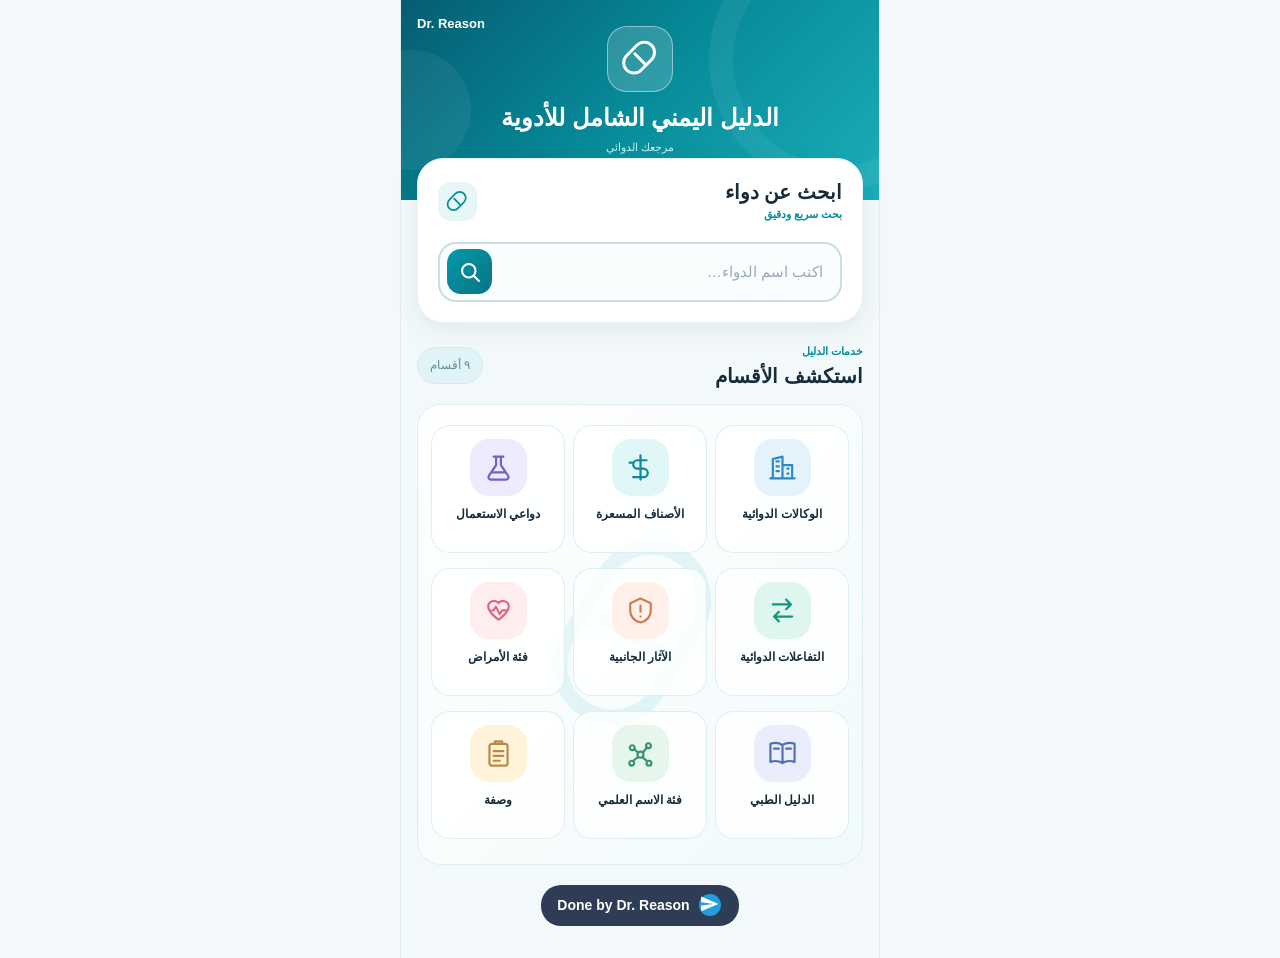
<file: index.html>
<!DOCTYPE html>
<html lang="ar" dir="rtl">
<head>
<meta charset="UTF-8">
<meta name="viewport" content="width=device-width, initial-scale=1.0">
<title>الدليل اليمني الشامل للأدوية</title>
<meta name="description" content="ابحث عن أي دواء بالاسم التجاري أو العلمي، بالعربية أو الإنجليزية — يعمل في أي متصفح بدون تثبيت.">
<meta name="theme-color" content="#055D72">
<meta name="mobile-web-app-capable" content="yes">
<meta name="apple-mobile-web-app-capable" content="yes">
<meta name="apple-mobile-web-app-status-bar-style" content="black-translucent">
<meta name="apple-mobile-web-app-title" content="دليل الأدوية">
<link rel="manifest" href="manifest.json">
<link rel="apple-touch-icon" href="apple-touch-icon.png">
<link rel="stylesheet" href="style.css">
</head>
<body>

<div class="app">
  <!-- الترويسة (200px، تدرج #055D72→#078B99→#1BAEBA) — مطابقة للتطبيق -->
  <header class="hero" id="heroBox">
    <div class="hero-ring" aria-hidden="true"></div>
    <div class="hero-fill" aria-hidden="true"></div>
    <a class="hero-reason" id="heroReason" href="https://t.me/Med_tips_and_tricks" target="_blank" rel="noopener">Dr. Reason</a>
    <div class="hero-content">
      <div class="hero-logo" aria-hidden="true">
        <svg viewBox="0 0 24 24" fill="none" stroke="#fff" stroke-width="1.8" stroke-linecap="round" stroke-linejoin="round"><path d="M9.8 3.8a6.3 6.3 0 0 1 9 8.9l-6.2 6.2a6.3 6.3 0 1 1-8.9-8.9z"/><path d="M8.5 9.1l6.5 6.5"/></svg>
      </div>
      <div class="hero-title">الدليل اليمني الشامل للأدوية</div>
      <div class="hero-eyebrow">مرجعك الدوائي</div>
    </div>
  </header>

  <!-- المحتوى (بطاقة البحث تتداخل 42px فوق الترويسة، كما في التطبيق) -->
  <div class="content-box" id="contentBox">
    <section class="search-card" aria-label="بحث">
      <div class="search-head">
        <div class="search-titles">
          <div class="search-title">ابحث عن دواء</div>
          <div class="search-eyebrow">بحث سريع ودقيق</div>
        </div>
        <button class="home-from-search" id="homeFromSearch" type="button">
          <svg viewBox="0 0 24 24" fill="none" stroke="currentColor" stroke-width="2" stroke-linecap="round" stroke-linejoin="round"><path d="M20 12H4m6-6-6 6 6 6"/></svg>
          الرئيسية
        </button>
        <div class="search-heading-icon" aria-hidden="true">
          <svg viewBox="0 0 24 24" fill="none" stroke="#078C9A" stroke-width="1.8" stroke-linecap="round" stroke-linejoin="round"><path d="M9.8 3.8a6.3 6.3 0 0 1 9 8.9l-6.2 6.2a6.3 6.3 0 1 1-8.9-8.9z"/><path d="M8.5 9.1l6.5 6.5"/></svg>
        </div>
      </div>
      <div class="search-row">
        <input id="searchBox" type="search" placeholder="اكتب اسم الدواء…" autocomplete="off" aria-label="ابحث عن دواء">
        <button id="searchTrigger" type="button" aria-label="بحث">
          <svg viewBox="0 0 24 24" fill="none" stroke="#fff" stroke-width="2" stroke-linecap="round" stroke-linejoin="round"><path d="M17.5 10.8a6.7 6.7 0 1 0-13.4 0 6.7 6.7 0 1 0 13.4 0"/><path d="M16 16l5 5"/></svg>
        </button>
      </div>
    </section>

    <main id="view" aria-live="polite">
      <div class="loading"><div class="spin"></div>جاري تجهيز الداتا…</div>
    </main>
  </div>
</div>

<script src="app.js"></script>
</body>
</html>
</file>
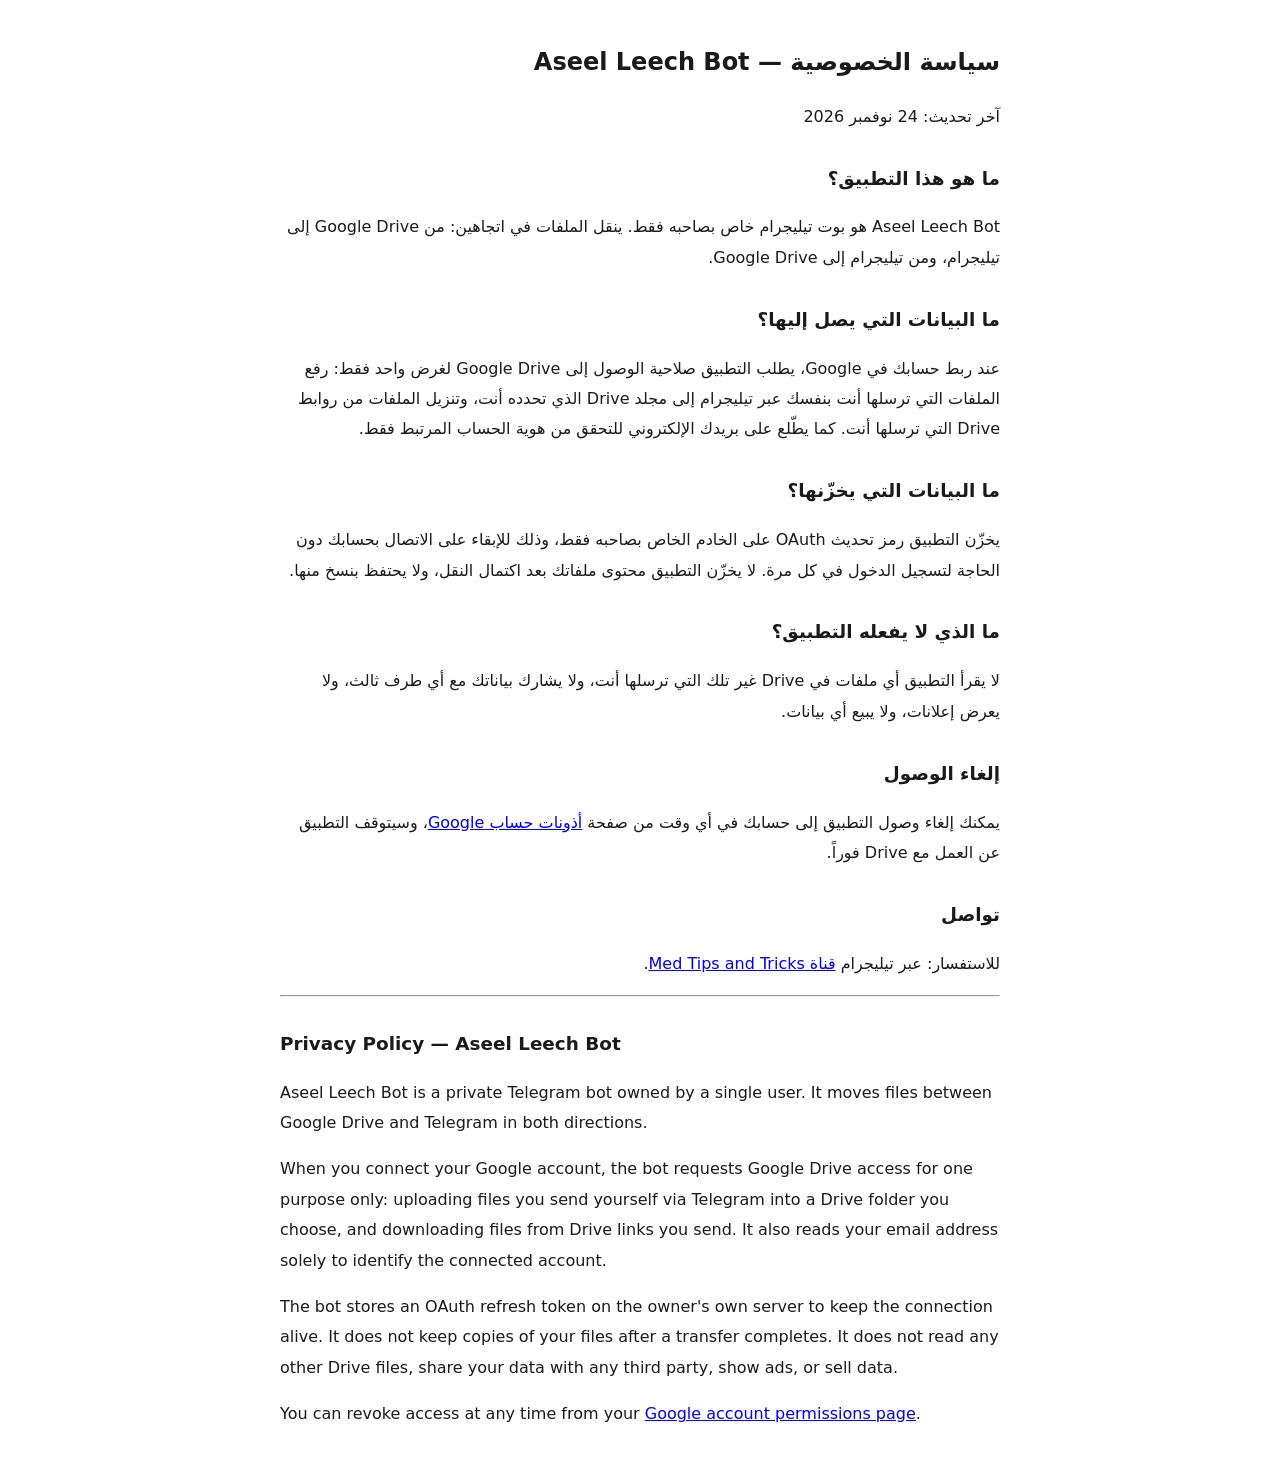
<file: privacy.html>
<!DOCTYPE html>
<html lang="ar" dir="rtl">
<head>
<meta charset="UTF-8">
<meta name="viewport" content="width=device-width, initial-scale=1.0">
<title>سياسة الخصوصية — Aseel Leech Bot</title>
<style>
  body { font-family: system-ui, -apple-system, "Segoe UI", Tahoma, sans-serif; max-width: 720px; margin: 40px auto; padding: 0 20px; line-height: 1.9; color: #1a1a1a; background: #fff; }
  h1 { font-size: 1.5em; }
  h2 { font-size: 1.15em; margin-top: 1.6em; }
  @media (prefers-color-scheme: dark) { body { background: #121212; color: #e8e8e8; } }
</style>
</head>
<body>
<h1>سياسة الخصوصية — Aseel Leech Bot</h1>
<p>آخر تحديث: 24 نوفمبر 2026</p>

<h2>ما هو هذا التطبيق؟</h2>
<p>Aseel Leech Bot هو بوت تيليجرام خاص بصاحبه فقط. ينقل الملفات في اتجاهين: من Google Drive إلى تيليجرام، ومن تيليجرام إلى Google Drive.</p>

<h2>ما البيانات التي يصل إليها؟</h2>
<p>عند ربط حسابك في Google، يطلب التطبيق صلاحية الوصول إلى Google Drive لغرض واحد فقط: رفع الملفات التي ترسلها أنت بنفسك عبر تيليجرام إلى مجلد Drive الذي تحدده أنت، وتنزيل الملفات من روابط Drive التي ترسلها أنت. كما يطّلع على بريدك الإلكتروني للتحقق من هوية الحساب المرتبط فقط.</p>

<h2>ما البيانات التي يخزّنها؟</h2>
<p>يخزّن التطبيق رمز تحديث OAuth على الخادم الخاص بصاحبه فقط، وذلك للإبقاء على الاتصال بحسابك دون الحاجة لتسجيل الدخول في كل مرة. لا يخزّن التطبيق محتوى ملفاتك بعد اكتمال النقل، ولا يحتفظ بنسخ منها.</p>

<h2>ما الذي لا يفعله التطبيق؟</h2>
<p>لا يقرأ التطبيق أي ملفات في Drive غير تلك التي ترسلها أنت، ولا يشارك بياناتك مع أي طرف ثالث، ولا يعرض إعلانات، ولا يبيع أي بيانات.</p>

<h2>إلغاء الوصول</h2>
<p>يمكنك إلغاء وصول التطبيق إلى حسابك في أي وقت من صفحة <a href="https://myaccount.google.com/permissions">أذونات حساب Google</a>، وسيتوقف التطبيق عن العمل مع Drive فوراً.</p>

<h2>تواصل</h2>
<p>للاستفسار: عبر تيليجرام <a href="https://t.me/Med_tips_and_tricks">قناة Med Tips and Tricks</a>.</p>

<hr>
<h2 lang="en" dir="ltr">Privacy Policy — Aseel Leech Bot</h2>
<p lang="en" dir="ltr">Aseel Leech Bot is a private Telegram bot owned by a single user. It moves files between Google Drive and Telegram in both directions.</p>
<p lang="en" dir="ltr">When you connect your Google account, the bot requests Google Drive access for one purpose only: uploading files you send yourself via Telegram into a Drive folder you choose, and downloading files from Drive links you send. It also reads your email address solely to identify the connected account.</p>
<p lang="en" dir="ltr">The bot stores an OAuth refresh token on the owner's own server to keep the connection alive. It does not keep copies of your files after a transfer completes. It does not read any other Drive files, share your data with any third party, show ads, or sell data.</p>
<p lang="en" dir="ltr">You can revoke access at any time from your <a href="https://myaccount.google.com/permissions">Google account permissions page</a>.</p>
</body>
</html>
</file>
<file: style.css>
/* الدليل اليمني الشامل للأدوية — نسخة الويب
   مطابقة لواجهة التطبيق الأصلي v7.10: ترويسة فيروزية 200px، بطاقة بحث
   تتداخل 42px فوقها، شبكة الأقسام التسع، بطاقات النتائج المدمجة،
   تفاصيل بأقسام زرقاء، وشارة Dr. Reason أسفل الرئيسية.
   كل القيم (ألوان/حواف/أحجام) من res/layout و res/values و res/drawable
   في التطبيق الأصلي. */
:root{
  --teal-hero1:#055D72; --teal-hero2:#078B99; --teal-hero3:#1BAEBA;
  --ink:#162C3B; --muted:#6A7A89; --bg:#F3F9FB; --line:#E4EDF0;
  --card-label:#07828D; --card-en:#48626B; --detail-blue:#1D4ED8;
  --v5-teal:#078C9A; --pack-icon:#056B74;
  --pack-bg1:#E9F8F9; --pack-bg2:#DEF3F5; --pack-chip:#CCEBED;
  --badge-navy:#2E3D55;
  --shadow-card:0 6px 24px rgba(16,42,67,.08);
  --shadow-sm:0 2px 8px rgba(16,42,67,.05);
}
*{box-sizing:border-box}
html,body{margin:0;padding:0}
body{
  font-family:"Segoe UI",Tahoma,Arial,"Noto Sans Arabic",sans-serif;
  background:var(--bg); color:var(--ink); direction:rtl; line-height:1.6;
}
a{color:var(--card-label); text-decoration:none}
button{font-family:inherit; cursor:pointer}
input{font-family:inherit}
[hidden]{display:none !important}

/* ===== عمود التطبيق (مثل شاشة الهاتف) ===== */
.app{max-width:480px; margin:0 auto; min-height:100vh; background:var(--bg)}
@media (min-width:521px){
  .app{border-inline:1px solid var(--line)}
}

/* ===== الترويسة ===== */
.hero{
  position:relative; height:200px; overflow:hidden;
  background:linear-gradient(135deg,var(--teal-hero1),var(--teal-hero2),var(--teal-hero3));
}
.hero-ring{
  position:absolute; top:-70px; right:-90px; width:260px; height:260px;
  border-radius:50%; border:24px solid rgba(255,255,255,.06);
}
.hero-fill{
  position:absolute; bottom:30px; left:-50px; width:120px; height:120px;
  border-radius:50%; background:rgba(255,255,255,.055);
}
.hero-reason{
  position:absolute; top:14px; left:16px; color:#fff;
  font-size:13px; font-weight:800; z-index:2;
}
.hero-content{
  position:relative; height:100%; display:flex; flex-direction:column;
  align-items:center; justify-content:center;
  padding:24px 24px 42px; z-index:1;
}
.hero-logo{
  width:66px; height:66px; border-radius:20px; flex:0 0 66px;
  border:1px solid rgba(255,255,255,.45); background:rgba(255,255,255,.16);
  display:flex; align-items:center; justify-content:center;
}
.hero-logo svg{width:39px; height:39px}
.hero-title{margin-top:10px; font-size:24px; font-weight:800; color:#fff; text-align:center; line-height:1.3}
.hero-eyebrow{margin-top:6px; font-size:11px; color:#C5F4F4}

/* ===== المحتوى وبطاقة البحث ===== */
.content-box{margin-top:-42px; padding:0 16px; position:relative; z-index:2}
body.searching .hero{display:none}
body.searching .content-box{margin-top:16px}
/* الصفحات الفرعية (قسم/تفاصيل/فاحص) بلا ترويسة وبلا بطاقة بحث — كما في التطبيق. */
body.subpage .hero, body.subpage .search-card{display:none}
body.subpage .content-box{margin-top:0}
body.subpage #view{margin-top:0}
.search-card{
  background:#fff; border:1px solid #E9F3F5; border-radius:26px;
  padding:20px; box-shadow:var(--shadow-card);
}
.search-head{display:flex; align-items:center; gap:8px}
.search-titles{flex:1; min-width:0}
.search-title{font-size:20px; font-weight:800; color:var(--ink); line-height:1.3}
.search-eyebrow{font-size:11px; font-weight:700; color:var(--v5-teal); margin-top:1px}
.home-from-search{
  display:none; align-items:center; gap:3px; padding:8px;
  background:#E8F7F7; border:1px solid #BEE5E9; border-radius:12px;
  color:#067D8B; font-size:11px; font-weight:800;
}
.home-from-search svg{width:15px; height:15px}
body.searching .home-from-search{display:inline-flex}
.search-heading-icon{
  width:39px; height:39px; flex:0 0 39px; border-radius:13px; background:#E7F7F7;
  display:flex; align-items:center; justify-content:center;
}
.search-heading-icon svg{width:23px; height:23px}
.search-row{
  margin-top:18px; height:60px; display:flex; align-items:center; gap:8px;
  background:#FAFDFE; border:2px solid #C9DDE1; border-radius:18px;
  padding-inline-start:15px; padding-inline-end:7px;
}
.search-row input{
  flex:1; min-width:0; height:100%; border:0; background:transparent;
  outline:none; font-size:15px; color:var(--ink);
}
.search-row input::placeholder{color:#99A9B5}
#searchTrigger{
  width:45px; height:45px; flex:0 0 45px; border:0; border-radius:14px;
  background:linear-gradient(135deg,#059AAA,#087383);
  display:flex; align-items:center; justify-content:center;
}
#searchTrigger svg{width:24px; height:24px}

#view{margin-top:20px; padding-bottom:16px}

/* ===== حالات التحميل والفراغ ===== */
.loading{padding:40px 10px; text-align:center; color:var(--muted); font-size:14px}
.loading .spin{
  width:34px; height:34px; border:3px solid #D8E6E8; border-top-color:var(--card-label);
  border-radius:50%; margin:0 auto 12px; animation:spin 1s linear infinite;
}
@keyframes spin{to{transform:rotate(360deg)}}
.empty-state{
  background:#fff; border:1px dashed #CDE6E9; border-radius:21px;
  padding:34px 23px 38px; text-align:center;
}
.empty-state .empty-ic{
  width:68px; height:68px; border-radius:50%; background:#EAF7F8;
  display:flex; align-items:center; justify-content:center; margin:0 auto;
}
.empty-state .empty-ic svg{width:34px; height:34px; color:#188B99}
.empty-state h3{margin:13px 0 0; font-size:18px; font-weight:800; color:var(--ink)}
.empty-state p{margin:9px 0 0; font-size:13px; color:var(--muted)}

/* ===== الرئيسية: عنوان الأقسام ===== */
.sections-head{display:flex; align-items:center; gap:10px; margin-top:9px}
.sections-head .sec-titles{flex:1; min-width:0}
.sec-kicker{font-size:11px; font-weight:800; color:var(--v5-teal)}
.sec-title{font-size:20px; font-weight:800; color:var(--ink); margin-top:3px; line-height:1.3}
.sec-count{
  background:#E1F3F6; border:1px solid #D5EBEF; color:#638F99;
  font-size:12px; padding:8px 12px; border-radius:30px; white-space:nowrap;
}

/* ===== سطح المميزات والبلاطات ===== */
.features-surface{
  position:relative; margin-top:15px; border-radius:24px; overflow:hidden;
  border:1px solid #E1EEF0;
  background:linear-gradient(135deg,#FFFFFF,#F1FAFB);
  padding:20px 13px 25px;
}
.features-watermark{
  position:absolute; top:50%; left:50%; width:200px; height:200px;
  transform:translate(-50%,-50%) rotate(-14deg);
  color:#58C5CE; opacity:.13; pointer-events:none;
}
.features-watermark svg{width:100%; height:100%}
.tiles{
  position:relative; z-index:1; display:grid;
  grid-template-columns:repeat(3,1fr); gap:15px 8px;
}
.tile{
  min-height:127px; padding:13px 4px 9px;
  background:rgba(255,255,255,.77);
  border:1px solid rgba(216,236,240,.83); border-radius:19px;
  display:flex; flex-direction:column; align-items:center;
  text-align:center; color:var(--ink);
}
.tile .tile-ic{
  width:57px; height:57px; flex:0 0 57px; border-radius:19px;
  display:flex; align-items:center; justify-content:center;
}
.tile .tile-ic svg{width:29px; height:29px}
.tile h3{margin:10px 0 0; font-size:12px; font-weight:800; line-height:1.4; min-height:37px}
.tile-ic.bg-blue{background:#E4F2FC; color:#2889C6}
.tile-ic.bg-cyan{background:#E0F6F7; color:#088A9B}
.tile-ic.bg-violet{background:#EEEBFF; color:#7360C7}
.tile-ic.bg-teal{background:#DFF5EF; color:#109780}
.tile-ic.bg-coral{background:#FFF0EA; color:#D07A52}
.tile-ic.bg-rose{background:#FFEDF0; color:#DC6B81}
.tile-ic.bg-indigo{background:#E9EDFC; color:#536FB3}
.tile-ic.bg-mint{background:#E6F6ED; color:#37956D}
.tile-ic.bg-amber{background:#FFF3DA; color:#BD8941}

/* ===== شارة Dr. Reason ===== */
.reason-badge-wrap{margin-top:20px; padding-bottom:16px; text-align:center}
.reason-badge{
  display:inline-flex; align-items:center; gap:9px;
  background:var(--badge-navy); color:#fff; border-radius:20px;
  padding:9px 18px 9px 16px; font-size:14px; font-weight:700;
}
.reason-badge svg{width:22px; height:22px}

/* ===== بطاقة نتيجة مدمجة ===== */
.drug-list{display:flex; flex-direction:column}
.drug-card{
  background:#fff; border:1px solid #DEEBEE; border-radius:19px;
  padding:11px; margin-bottom:9px; box-shadow:var(--shadow-sm); cursor:pointer;
}
.card-top{display:flex; align-items:center}
.drug-main{flex:1; min-width:0}
.drug-label{font-size:11px; font-weight:800; color:var(--card-label)}
.drug-name-ar{font-size:15px; font-weight:800; color:var(--ink); margin-top:1px; line-height:1.4}
.drug-name-en{font-size:11.5px; color:var(--card-en); margin-top:1px; line-height:1.4}
.drug-sci{margin-top:5px}
.sci-ar{font-size:12.5px; font-weight:800; color:var(--ink); margin-top:1px; line-height:1.4}
.sci-en{font-size:11px; color:var(--card-en); margin-top:1px; line-height:1.4}
.card-divider{width:1px; align-self:stretch; background:#CCD9DE; margin-inline-start:9px}
.pack-box{
  width:90px; flex:0 0 90px; min-height:99px; margin-inline-start:9px;
  background:linear-gradient(155deg,var(--pack-bg1),var(--pack-bg2));
  border:1px solid #D0EAEE; border-radius:16px; padding:6px 4px;
  display:flex; flex-direction:column; align-items:center; justify-content:center; gap:3px;
  text-align:center;
}
.pack-box .pack-label{font-size:12px; font-weight:800; color:var(--card-label)}
.pack-box svg{width:32px; height:32px; color:var(--pack-icon)}
.pack-box .pack-val{
  background:var(--pack-chip); border-radius:20px; color:var(--pack-icon);
  font-size:11px; font-weight:800; padding:3px 5px; max-width:100%;
  white-space:nowrap; overflow:hidden; text-overflow:ellipsis; direction:ltr;
}
.drug-actions{display:flex; gap:8px; margin-top:9px}
.drug-actions button{
  flex:1; height:35px; border-radius:12px; font-size:12px; font-weight:800;
  display:flex; align-items:center; justify-content:center; gap:7px; padding:0;
}
.drug-actions button svg{width:16px; height:16px}
.btn-more{border:1px solid #068892; background:#fff; color:#077A83}
.btn-similar{border:0; background:linear-gradient(135deg,#089AA4,#07747D); color:#fff}

/* ===== ترويسة الصفحات (قسم / فاحص) ===== */
.page-head{
  margin:0 -16px 16px; padding:16px;
  background:linear-gradient(135deg,var(--teal-hero1),var(--teal-hero2),var(--teal-hero3));
  display:flex; align-items:center; gap:8px;
}
.page-head .ph-titles{flex:1; min-width:0}
.ph-kicker{font-size:11px; font-weight:800; color:#C5F4F4}
.ph-title{font-size:20px; font-weight:800; color:#fff; margin-top:3px; line-height:1.3}
.ph-btn{
  display:inline-flex; align-items:center; gap:5px; padding:9px 11px;
  border-radius:12px; font-size:12px; font-weight:800; white-space:nowrap;
}
.ph-btn svg{width:18px; height:18px}
.ph-btn.home{background:#E8F7F7; border:1px solid #BEE5E9; color:#067D8B}
.ph-btn.list{background:#E2F3F5; border:1px solid #CAE9EE; color:#087A88}

/* ===== قوائم الأقسام ===== */
.section-search{width:100%; margin-bottom:8px}
.section-search input{
  width:100%; height:48px; border:1px solid #162C3B; border-radius:5px;
  padding:0 14px; font-size:15px; outline:none; background:#fff; color:var(--ink);
}
.section-search input::placeholder{color:var(--muted)}
.section-count{font-size:14px; color:var(--muted); margin-bottom:4px}
.row-list{display:flex; flex-direction:column}
.row-item{
  background:#fff; border:1px solid #DEEBEE; border-radius:19px;
  padding:18px; margin-bottom:12px; width:100%;
  display:flex; align-items:center; gap:10px; text-align:start;
  box-shadow:var(--shadow-sm); color:var(--ink);
}
.row-item .row-t{flex:1; min-width:0}
.row-item .row-title{font-size:15px; font-weight:800; line-height:1.4}
.row-item .row-sub{
  font-size:13px; color:var(--muted); margin-top:5px; line-height:1.5;
  display:-webkit-box; -webkit-line-clamp:2; -webkit-box-orient:vertical; overflow:hidden;
}
.count-badge{
  background:#E7F7F7; color:#067686; font-weight:800; font-size:13px;
  border-radius:12px; padding:6px 10px; margin-inline-start:10px; white-space:nowrap;
}
.row-item .chev{width:24px; height:24px; flex:0 0 24px; color:#067686; margin-inline-start:15px}
.more-btn{
  display:block; margin:16px auto 0; border:1.5px solid var(--card-label);
  color:#077A83; background:#fff; border-radius:12px; padding:9px 26px;
  font-size:14px; font-weight:800;
}

/* ===== لوحة القسم بلا بيانات ===== */
.placeholder{
  background:#fff; border:1px solid #E9F3F5; border-radius:26px;
  padding:39px 26px 46px; text-align:center; box-shadow:var(--shadow-card);
}
.placeholder .ph-ic{
  width:96px; height:96px; border-radius:29px; margin:0 auto;
  background:linear-gradient(135deg,#DAF6F6,#E9F7FB);
  display:flex; align-items:center; justify-content:center;
}
.placeholder .ph-ic svg{width:49px; height:49px; color:#0B96A2}
.placeholder h3{margin:21px 0 0; font-size:19px; font-weight:800; color:var(--ink)}
.placeholder p{margin:8px 0 0; font-size:13px; color:var(--muted); line-height:1.9}
.placeholder .flag{
  display:inline-block; margin-top:20px; background:#ECF9FA; border:1px solid #CFEBEE;
  color:#0D8D9B; font-size:11px; padding:9px 15px; border-radius:12px;
}

/* ===== التفاصيل ===== */
.details{padding-bottom:60px}
.details-head{display:flex; align-items:center; gap:10px; margin-top:29px; margin-bottom:15px}
.details-title{flex:1; min-width:0; font-size:18px; font-weight:800; color:var(--ink)}
.back-chip{
  display:inline-flex; align-items:center; gap:5px; padding:9px 11px;
  background:#E2F3F5; border:1px solid #CAE9EE; border-radius:12px;
  color:#087A88; font-size:12px; font-weight:800;
}
.back-chip svg{width:18px; height:18px}
.d-name-en{font-size:18px; font-weight:800; color:var(--detail-blue); line-height:1.4}
.d-name-ar{font-size:18px; font-weight:800; color:var(--detail-blue); margin-top:4px; line-height:1.4}
.divider{height:1px; background:var(--line); margin-top:14px}
.detail-pack{margin:12px 0; font-size:15px; color:var(--ink)}
.d-section{border-top:1px solid var(--line); margin-top:14px}
.d-section h3{
  margin:14px 0 0; text-align:center; color:var(--detail-blue);
  font-size:16px; font-weight:800;
}
.d-section .d-value{margin:8px 0 0; font-size:15px; color:var(--ink); line-height:1.5}
.d-section .d-value.ltr{direction:ltr; text-align:left}
.d-section .d-value.price{font-weight:700}
.dose-label{margin:10px 0 0; font-size:14px; font-weight:800; color:var(--ink)}
.chips{display:flex; margin-top:10px}
.chip{
  flex:1 1 0; min-width:0; background:var(--detail-blue); color:#fff;
  border-radius:8px; padding:8px 12px; font-size:13px; text-align:center;
  margin:0 4px; line-height:1.5;
}
.chips .chip:first-child{margin-inline-start:0}
.chips .chip:last-child{margin-inline-end:0}
.coll{border-top:1px solid var(--line); margin-top:14px}
.coll-head{
  display:block; width:100%; background:none; border:0; padding:0; margin-top:14px;
  text-align:center; color:var(--detail-blue); font-size:16px; font-weight:800;
}
.coll-body{margin-top:8px; font-size:15px; color:var(--ink); line-height:1.6}
.fx-item{padding:2px 0}
.inter-post{margin-bottom:10px}
.inter-post .sev{font-size:13px; font-weight:800; color:var(--detail-blue)}
.inter-post p{margin:4px 0 0; font-size:15px; line-height:1.5}
.more-note{margin:10px 0 0; text-align:center; color:var(--muted); font-size:13px}
.similar-title{margin:14px 0 0; text-align:center; color:var(--detail-blue); font-size:16px; font-weight:800}
.similar-list{margin-top:10px}
.similar-empty{margin-top:10px; font-size:14px; color:var(--muted)}

/* ===== فاحص التفاعلات ===== */
.checker-label{display:block; font-size:15px; font-weight:800; color:var(--ink); margin-top:10px}
.pick-box{
  height:48px; margin-top:8px; background:#fff; border:1px solid #162C3B;
  border-radius:5px; padding:0 14px; display:flex; align-items:center;
  font-size:15px; color:var(--ink); cursor:pointer;
}
.swap-btn{
  display:block; margin:10px auto 0; border:1px solid #69C6CE; background:#fff;
  color:#087F8D; border-radius:14px; padding:8px 18px; font-size:14px;
}
.check-btn{
  margin-top:16px; width:100%; height:50px; border:0; border-radius:14px;
  background:linear-gradient(135deg,#0699A7,#067A8B); color:#fff;
  font-size:16px; font-weight:800;
}
.check-btn:disabled{opacity:.45; cursor:not-allowed}
.result-title{margin:22px 0 0; text-align:center; color:var(--detail-blue); font-size:16px; font-weight:800}
.check-result{margin-top:10px}
.post-card{
  border:1px solid #DFEDEF; border-radius:14px; padding:14px 16px;
  margin-bottom:10px; background:#fff;
}
.post-card .sev{font-size:13px; font-weight:800; color:var(--detail-blue); margin-bottom:4px}
.post-card p{margin:0; font-size:14.5px; line-height:1.6; white-space:pre-line}
.empty-note{margin-top:18px; text-align:center; color:var(--muted); font-size:14px; line-height:1.6}

/* نافذة اختيار الدواء */
.modal-back{
  position:fixed; inset:0; background:rgba(15,35,48,.45); z-index:60;
  display:flex; align-items:flex-start; justify-content:center; padding:8vh 16px 16px;
}
.modal{
  background:#fff; border-radius:18px; width:100%; max-width:480px; max-height:76vh;
  display:flex; flex-direction:column; box-shadow:0 20px 60px rgba(0,0,0,.25); overflow:hidden;
}
.modal-head{padding:14px 18px; border-bottom:1px solid var(--line); display:flex; align-items:center; gap:10px}
.modal-head input{flex:1; border:1.5px solid var(--line); border-radius:10px; padding:10px 12px; font-size:15px; outline:none; min-width:0}
.modal-head input:focus{border-color:var(--card-label)}
.modal-close{border:0; background:#F1F4F6; border-radius:10px; width:36px; height:36px; font-size:18px; flex:0 0 36px}
.modal-list{overflow-y:auto; padding:8px}

/* ===== عام ===== */
.sr-only{position:absolute; width:1px; height:1px; overflow:hidden; clip:rect(0 0 0 0)}
</file>
